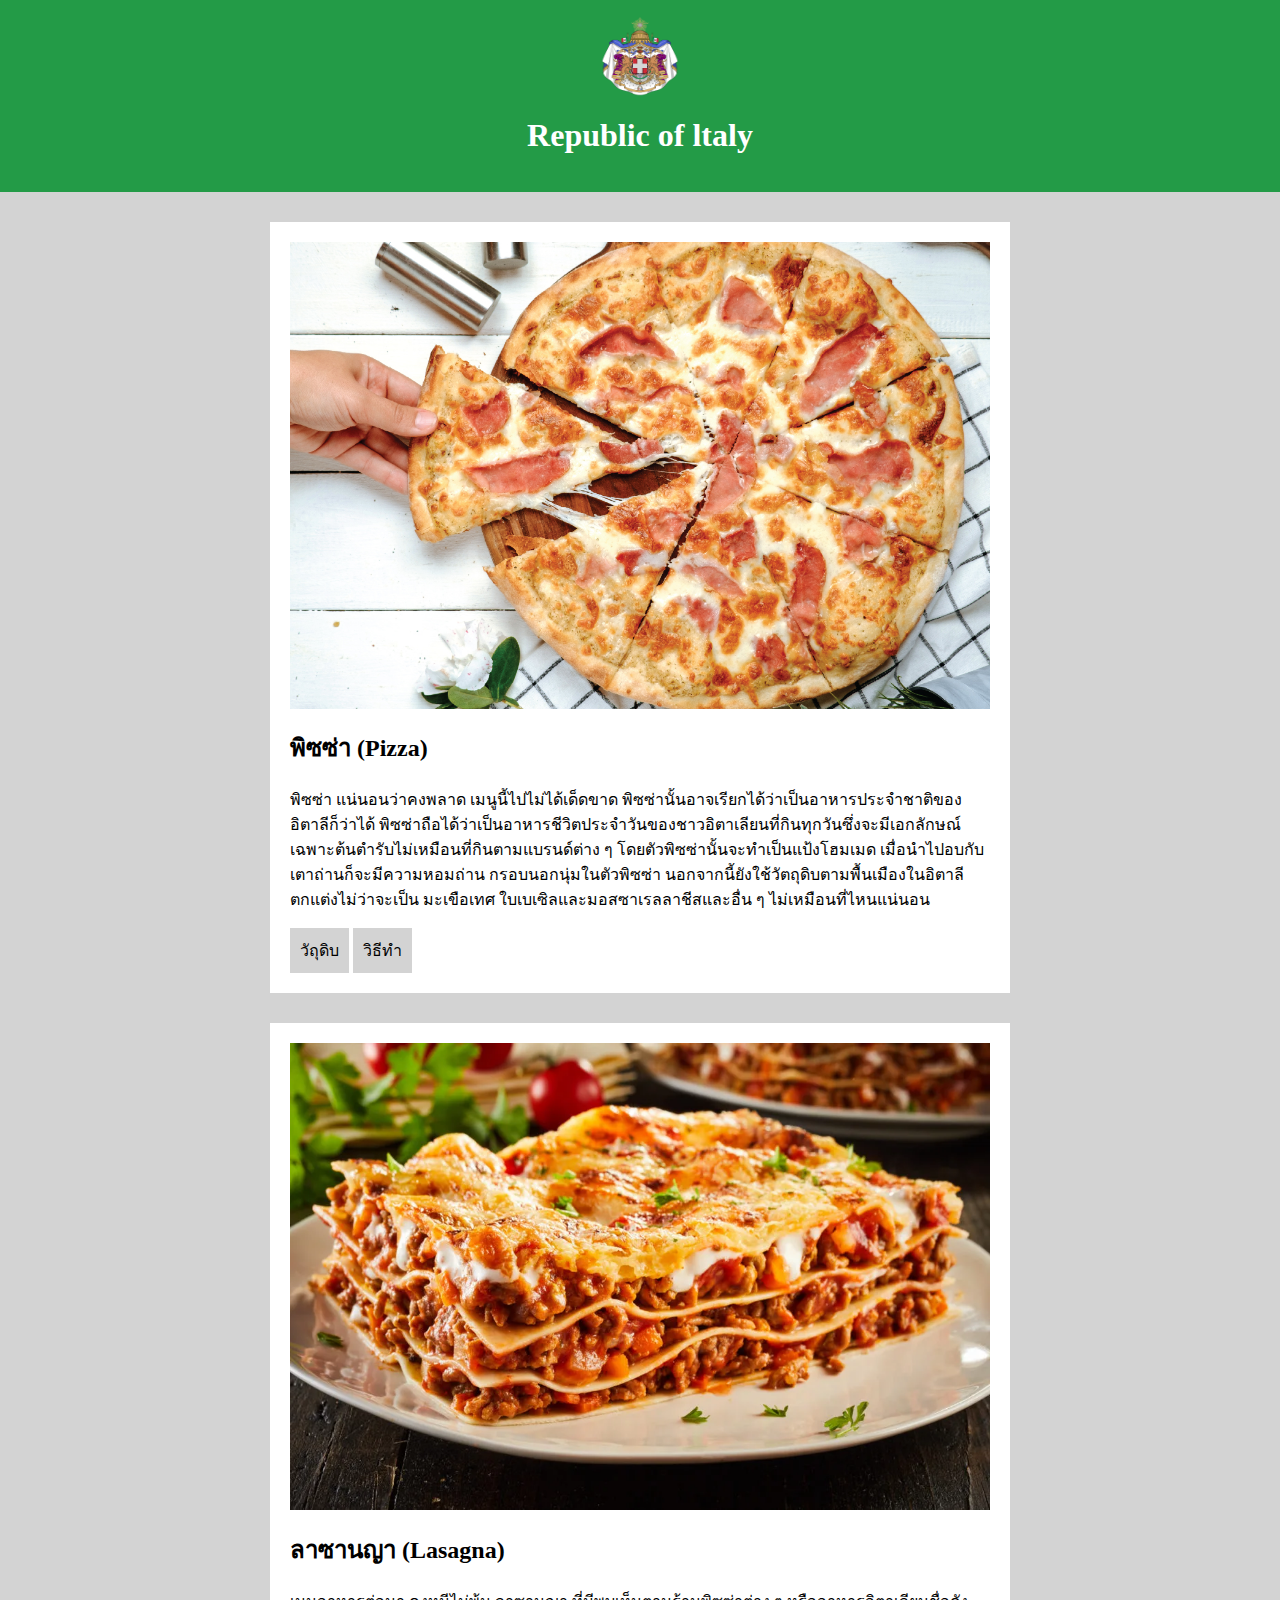
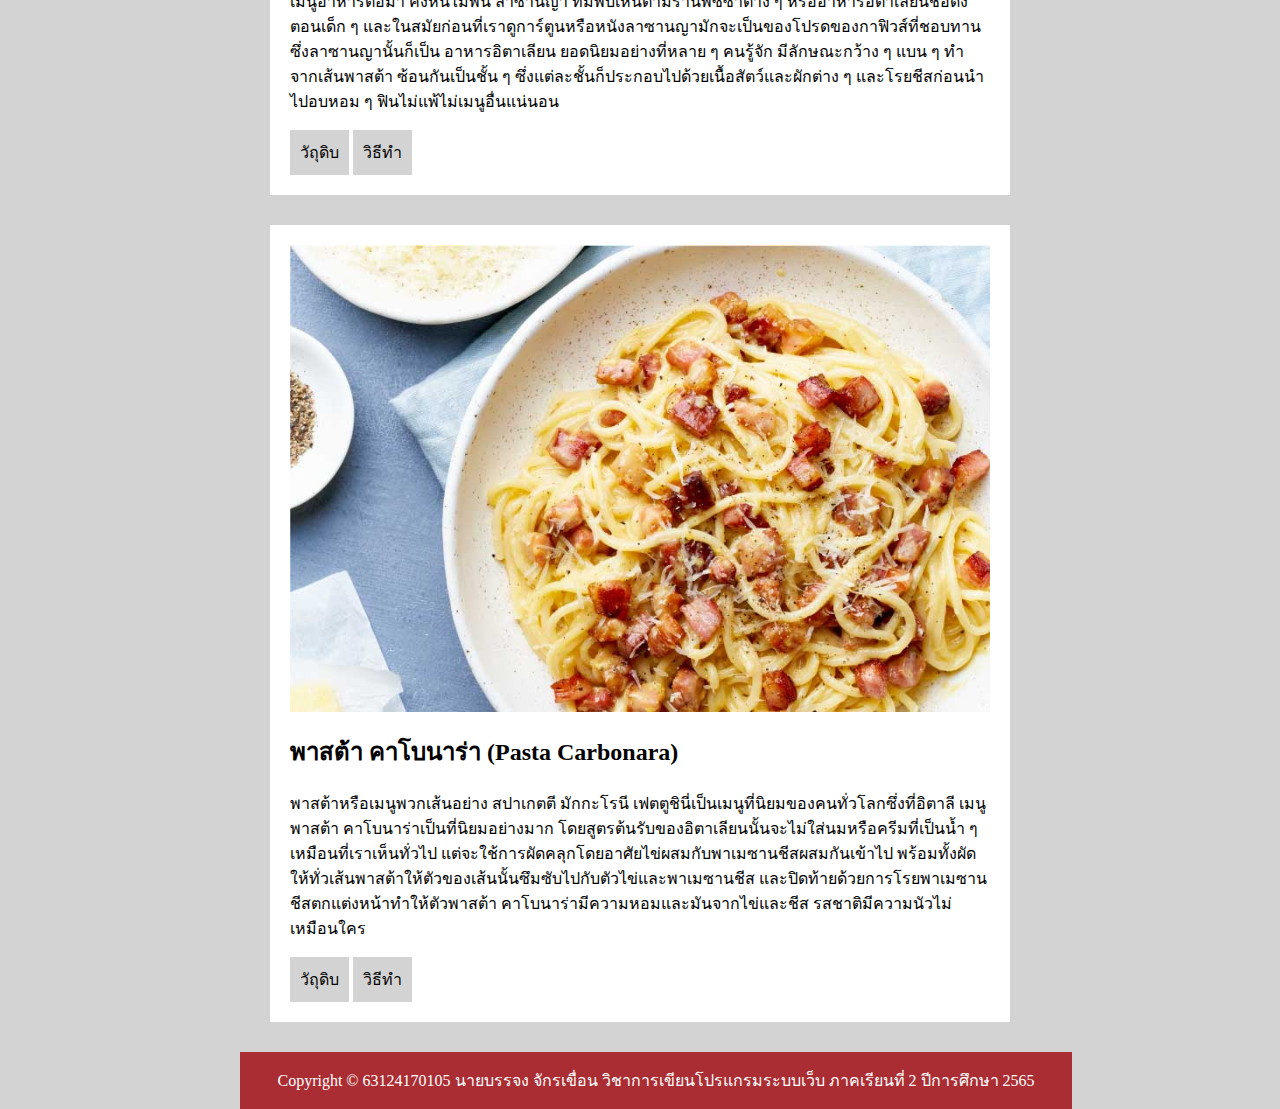
<file: index.html>
<html>
    <head>
        <link rel="stylesheet" href="style.css">
    </head>
    <body>
        
        <header>
            <img class="brand" src="brand.jpg">
            <h1>Republic of ltaly</h1> 
        </header>
        <div class="main-content">
            <div class="box">
                <img class="image" src="ltaly-1.jpg">
                <h2>พิซซ่า (Pizza)</h2>
                <p>พิซซ่า แน่นอนว่าคงพลาด เมนูนี้ไปไม่ได้เด็ดขาด พิซซ่านั้นอาจเรียกได้ว่าเป็นอาหารประจำชาติของอิตาลีก็ว่าได้ พิซซ่าถือได้ว่าเป็นอาหารชีวิตประจำวันของชาวอิตาเลียนที่กินทุกวันซึ่งจะมีเอกลักษณ์เฉพาะต้นตำรับไม่เหมือนที่กินตามแบรนด์ต่าง ๆ โดยตัวพิซซ่านั้นจะทำเป็นแป้งโฮมเมด เมื่อนำไปอบกับเตาถ่านก็จะมีความหอมถ่าน กรอบนอกนุ่มในตัวพิซซ่า นอกจากนี้ยังใช้วัตถุดิบตามพื้นเมืองในอิตาลี ตกแต่งไม่ว่าจะเป็น มะเขือเทศ ใบเบเซิลและมอสซาเรลลาชีสและอื่น ๆ ไม่เหมือนที่ไหนแน่นอน</p>
                <a class="button" href="raw.html">วัถุดิบ </a>
                <a class="button" href="method.html">วิธีทำ</a>
            </div>
            <div class="box">
                <img class="image" src="ltaly-2.jpg">
                <h2>ลาซานญา (Lasagna)</h2>
                <p>เมนูอาหารต่อมา คงหนีไม่พ้น ลาซานญา ที่มีพบเห็นตามร้านพิซซ่าต่าง ๆ หรืออาหารอิตาเลียนชื่อดัง ตอนเด็ก ๆ และในสมัยก่อนที่เราดูการ์ตูนหรือหนังลาซานญามักจะเป็นของโปรดของกาฟิวส์ที่ชอบทานซึ่งลาซานญานั้นก็เป็น อาหารอิตาเลียน ยอดนิยมอย่างที่หลาย ๆ คนรู้จัก มีลักษณะกว้าง ๆ แบน ๆ ทำจากเส้นพาสต้า ซ้อนกันเป็นชั้น ๆ ซึ่งแต่ละชั้นก็ประกอบไปด้วยเนื้อสัตว์และผักต่าง ๆ และโรยชีสก่อนนำไปอบหอม ๆ ฟินไม่แพ้ไม่เมนูอื่นแน่นอน</p>
                <a class="button" href="raw.html">วัถุดิบ </a>
                <a class="button" href="method.html">วิธีทำ</a>
            </div>
            <div class="box">
                <img class="image" src="ltaly-3.jpg">
                <h2>พาสต้า คาโบนาร่า (Pasta Carbonara)</h2>
                <p>พาสต้าหรือเมนูพวกเส้นอย่าง สปาเกตตี มักกะโรนี เฟตตูชินี่เป็นเมนูที่นิยมของคนทั่วโลกซึ่งที่อิตาลี เมนูพาสต้า คาโบนาร่าเป็นที่นิยมอย่างมาก โดยสูตรต้นรับของอิตาเลียนนั้นจะไม่ใส่นมหรือครีมที่เป็นน้ำ ๆ เหมือนที่เราเห็นทั่วไป แต่จะใช้การผัดคลุกโดยอาศัยไข่ผสมกับพาเมซานชีสผสมกันเข้าไป พร้อมทั้งผัดให้ทั่วเส้นพาสต้าให้ตัวของเส้นนั้นซึมซับไปกับตัวไข่และพาเมซานชีส และปิดท้ายด้วยการโรยพาเมซานชีสตกแต่งหน้าทำให้ตัวพาสต้า คาโบนาร่ามีความหอมและมันจากไข่และชีส รสชาติมีความนัวไม่เหมือนใคร </p>
                <a class="button" href="raw.html">วัถุดิบ </a>
                <a class="button" href="method.html">วิธีทำ</a>
            </div>
            <footer>Copyright &copy; 63124170105 นายบรรจง จักรเขื่อน วิชาการเขียนโปรแกรมระบบเว็บ ภาคเรียนที่ 2 ปีการศึกษา 2565</footer>
        </div>
    </body>
</html>
</file>
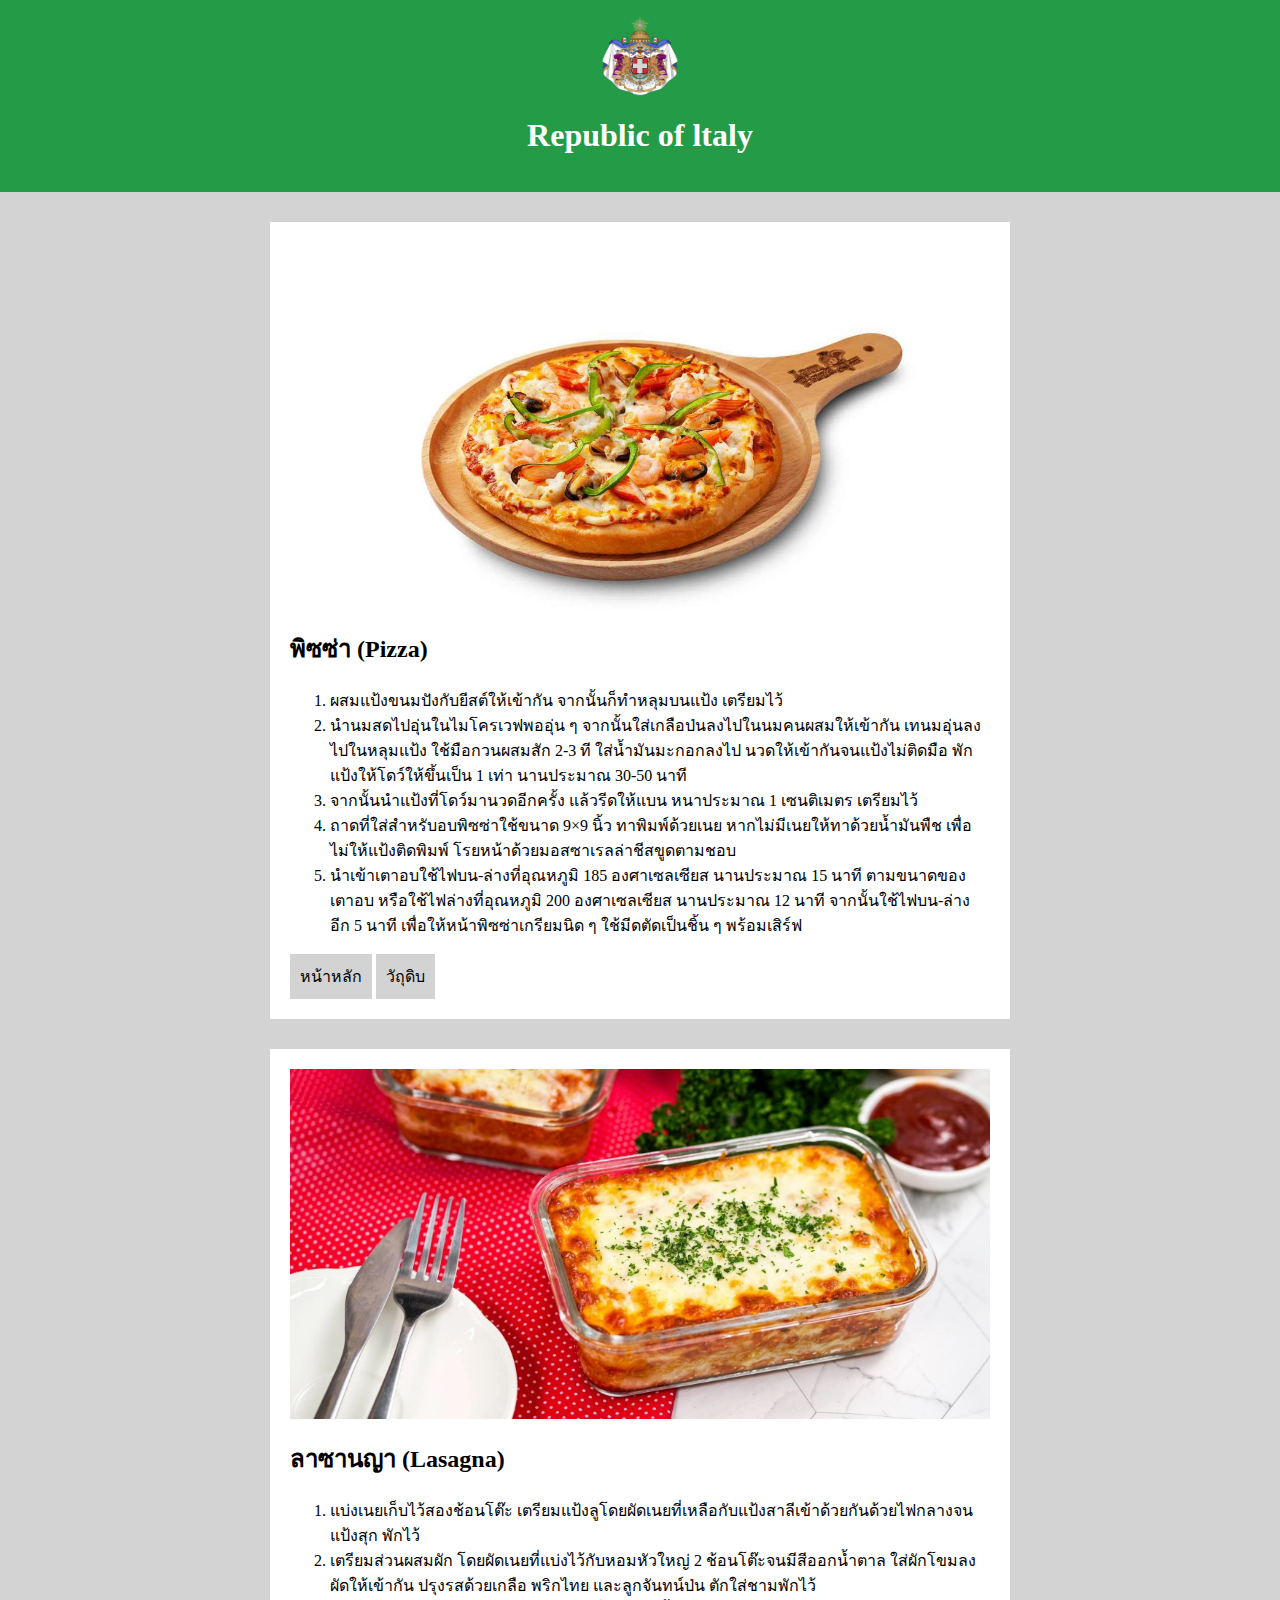
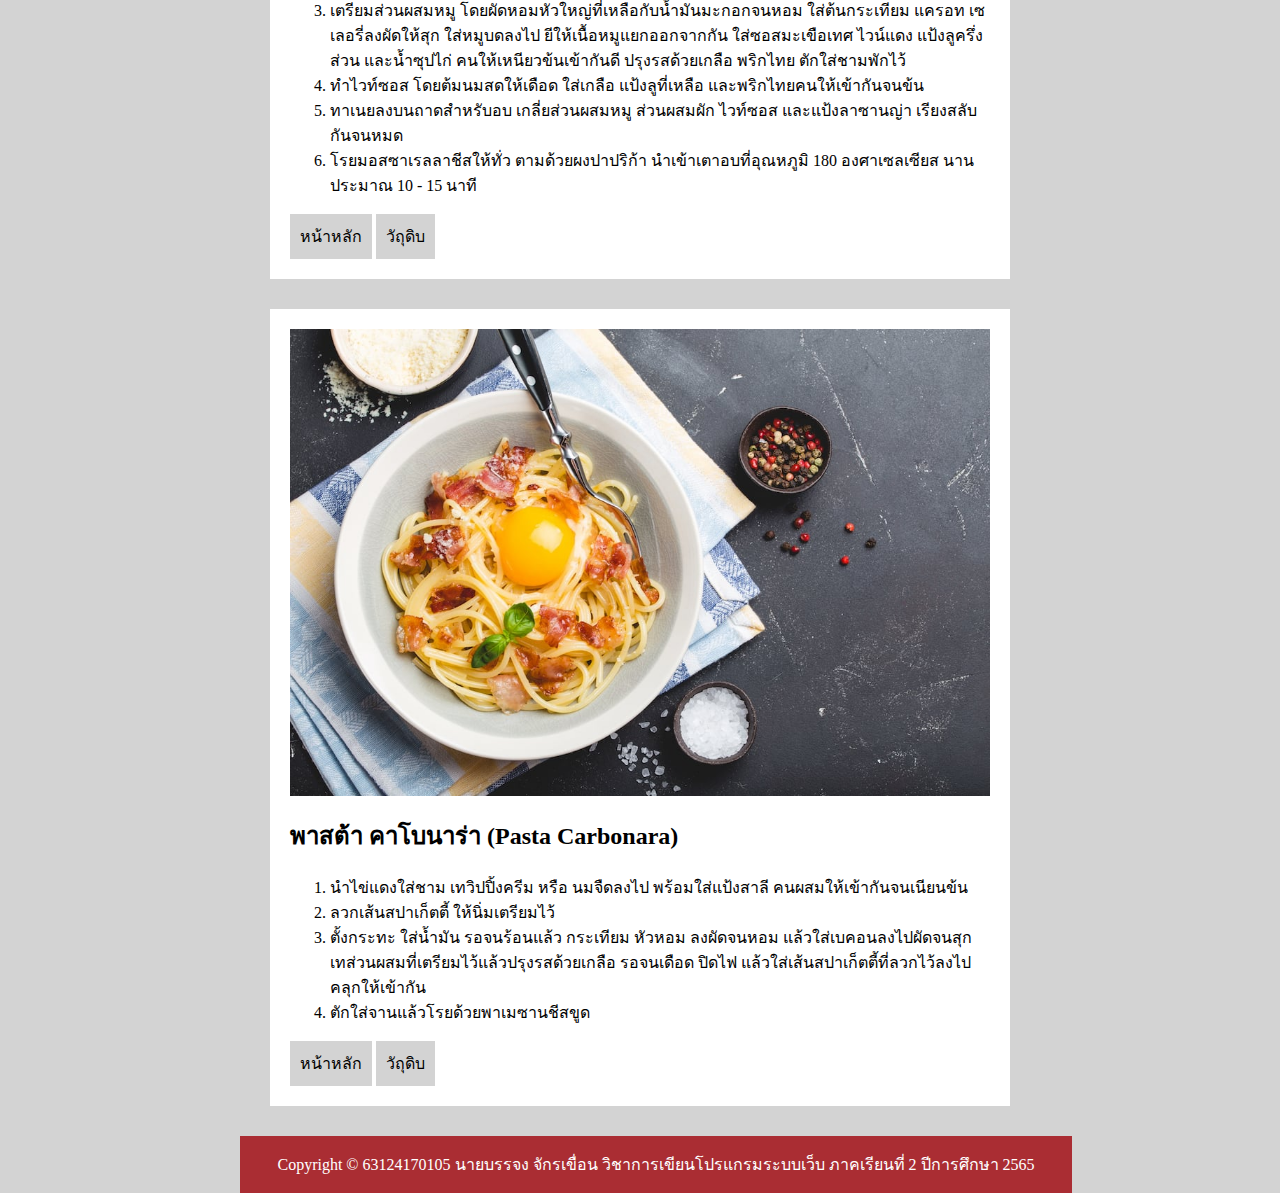
<file: method.html>
<html>
    <head>
        <link rel="stylesheet" href="style.css">
    </head>
    <body>
        
        <header>
            <img class="brand" src="brand.jpg">
            <h1>Republic of ltaly</h1> 
        </header>
        <div class="main-content">
            <div class="box">
                <img class="image" src="method-1.jpg">
                <h2>พิซซ่า (Pizza)</h2>
                <ol>
                    <li>ผสมแป้งขนมปังกับยีสต์ให้เข้ากัน จากนั้นก็ทำหลุมบนแป้ง เตรียมไว้</li>
                    <li>นำนมสดไปอุ่นในไมโครเวฟพออุ่น ๆ จากนั้นใส่เกลือป่นลงไปในนมคนผสมให้เข้ากัน เทนมอุ่นลงไปในหลุมแป้ง ใช้มือกวนผสมสัก 2-3 ที ใส่น้ำมันมะกอกลงไป นวดให้เข้ากันจนแป้งไม่ติดมือ พักแป้งให้โดว์ให้ขึ้นเป็น 1 เท่า นานประมาณ 30-50 นาที</li>
                    <li>จากนั้นนำแป้งที่โดว์มานวดอีกครั้ง แล้วรีดให้แบน หนาประมาณ 1 เซนติเมตร เตรียมไว้</li>
                    <li>ถาดที่ใส่สำหรับอบพิซซ่าใช้ขนาด 9×9 นิ้ว ทาพิมพ์ด้วยเนย หากไม่มีเนยให้ทาด้วยน้ำมันพืช เพื่อไม่ให้แป้งติดพิมพ์ โรยหน้าด้วยมอสซาเรลล่าชีสขูดตามชอบ</li>
                    <li>นำเข้าเตาอบใช้ไฟบน-ล่างที่อุณหภูมิ 185 องศาเซลเซียส นานประมาณ 15 นาที ตามขนาดของเตาอบ หรือใช้ไฟล่างที่อุณหภูมิ 200 องศาเซลเซียส นานประมาณ 12  นาที จากนั้นใช้ไฟบน-ล่างอีก 5 นาที เพื่อให้หน้าพิซซ่าเกรียมนิด ๆ ใช้มีดตัดเป็นชิ้น ๆ พร้อมเสิร์ฟ</li>
                </ol>
                <a class="button" href="index.html">หน้าหลัก</a>
                <a class="button" href="raw.html">วัถุดิบ </a>
            </div>
            <div class="box">
                <img class="image" src="method-2.jpg">
                <h2>ลาซานญา (Lasagna)</h2>
                <ol>
                    <li>แบ่งเนยเก็บไว้สองช้อนโต๊ะ เตรียมแป้งลูโดยผัดเนยที่เหลือกับแป้งสาลีเข้าด้วยกันด้วยไฟกลางจนแป้งสุก พักไว้</li>
                    <li>เตรียมส่วนผสมผัก โดยผัดเนยที่แบ่งไว้กับหอมหัวใหญ่ 2 ช้อนโต๊ะจนมีสีออกน้ำตาล ใส่ผักโขมลงผัดให้เข้ากัน ปรุงรสด้วยเกลือ พริกไทย และลูกจันทน์ป่น ตักใส่ชามพักไว้</li>
                    <li>เตรียมส่วนผสมหมู โดยผัดหอมหัวใหญ่ที่เหลือกับน้ำมันมะกอกจนหอม ใส่ต้นกระเทียม แครอท เซเลอรี่ลงผัดให้สุก ใส่หมูบดลงไป ยีให้เนื้อหมูแยกออกจากกัน ใส่ซอสมะเขือเทศ ไวน์แดง แป้งลูครึ่งส่วน และน้ำซุปไก่ คนให้เหนียวข้นเข้ากันดี ปรุงรสด้วยเกลือ พริกไทย ตักใส่ชามพักไว้</li>
                    <li>ทำไวท์ซอส โดยต้มนมสดให้เดือด ใส่เกลือ แป้งลูที่เหลือ และพริกไทยคนให้เข้ากันจนข้น</li>
                    <li>ทาเนยลงบนถาดสำหรับอบ เกลี่ยส่วนผสมหมู ส่วนผสมผัก ไวท์ซอส และแป้งลาซานญ่า เรียงสลับกันจนหมด</li>
                    <li>โรยมอสซาเรลลาชีสให้ทั่ว ตามด้วยผงปาปริก้า นำเข้าเตาอบที่อุณหภูมิ 180 องศาเซลเซียส นานประมาณ 10 - 15 นาที</li>
                </ol>
                <a class="button" href="index.html">หน้าหลัก</a>
                <a class="button" href="raw.html">วัถุดิบ </a>
            </div>
            <div class="box">
                <img class="image" src="method-3.jpg">
                <h2>พาสต้า คาโบนาร่า (Pasta Carbonara)</h2>
                <ol>
                    <li>นำไข่แดงใส่ชาม เทวิปปิ้งครีม หรือ นมจืดลงไป พร้อมใส่แป้งสาลี คนผสมให้เข้ากันจนเนียนข้น</li>
                    <li>ลวกเส้นสปาเก็ตตี้ ให้นิ่มเตรียมไว้</li>
                    <li>ตั้งกระทะ ใส่น้ำมัน รอจนร้อนแล้ว กระเทียม หัวหอม ลงผัดจนหอม แล้วใส่เบคอนลงไปผัดจนสุก เทส่วนผสมที่เตรียมไว้แล้วปรุงรสด้วยเกลือ รอจนเดือด ปิดไฟ แล้วใส่เส้นสปาเก็ตตี้ที่ลวกไว้ลงไปคลุกให้เข้ากัน</li>
                    <li>ตักใส่จานแล้วโรยด้วยพาเมซานชีสขูด</li>
                </ol>
                <a class="button" href="index.html">หน้าหลัก</a>
                <a class="button" href="raw.html">วัถุดิบ </a>
            </div>
            <footer>Copyright &copy; 63124170105 นายบรรจง จักรเขื่อน วิชาการเขียนโปรแกรมระบบเว็บ ภาคเรียนที่ 2 ปีการศึกษา 2565</footer>
        </div>
    </body>
</html>
</file>
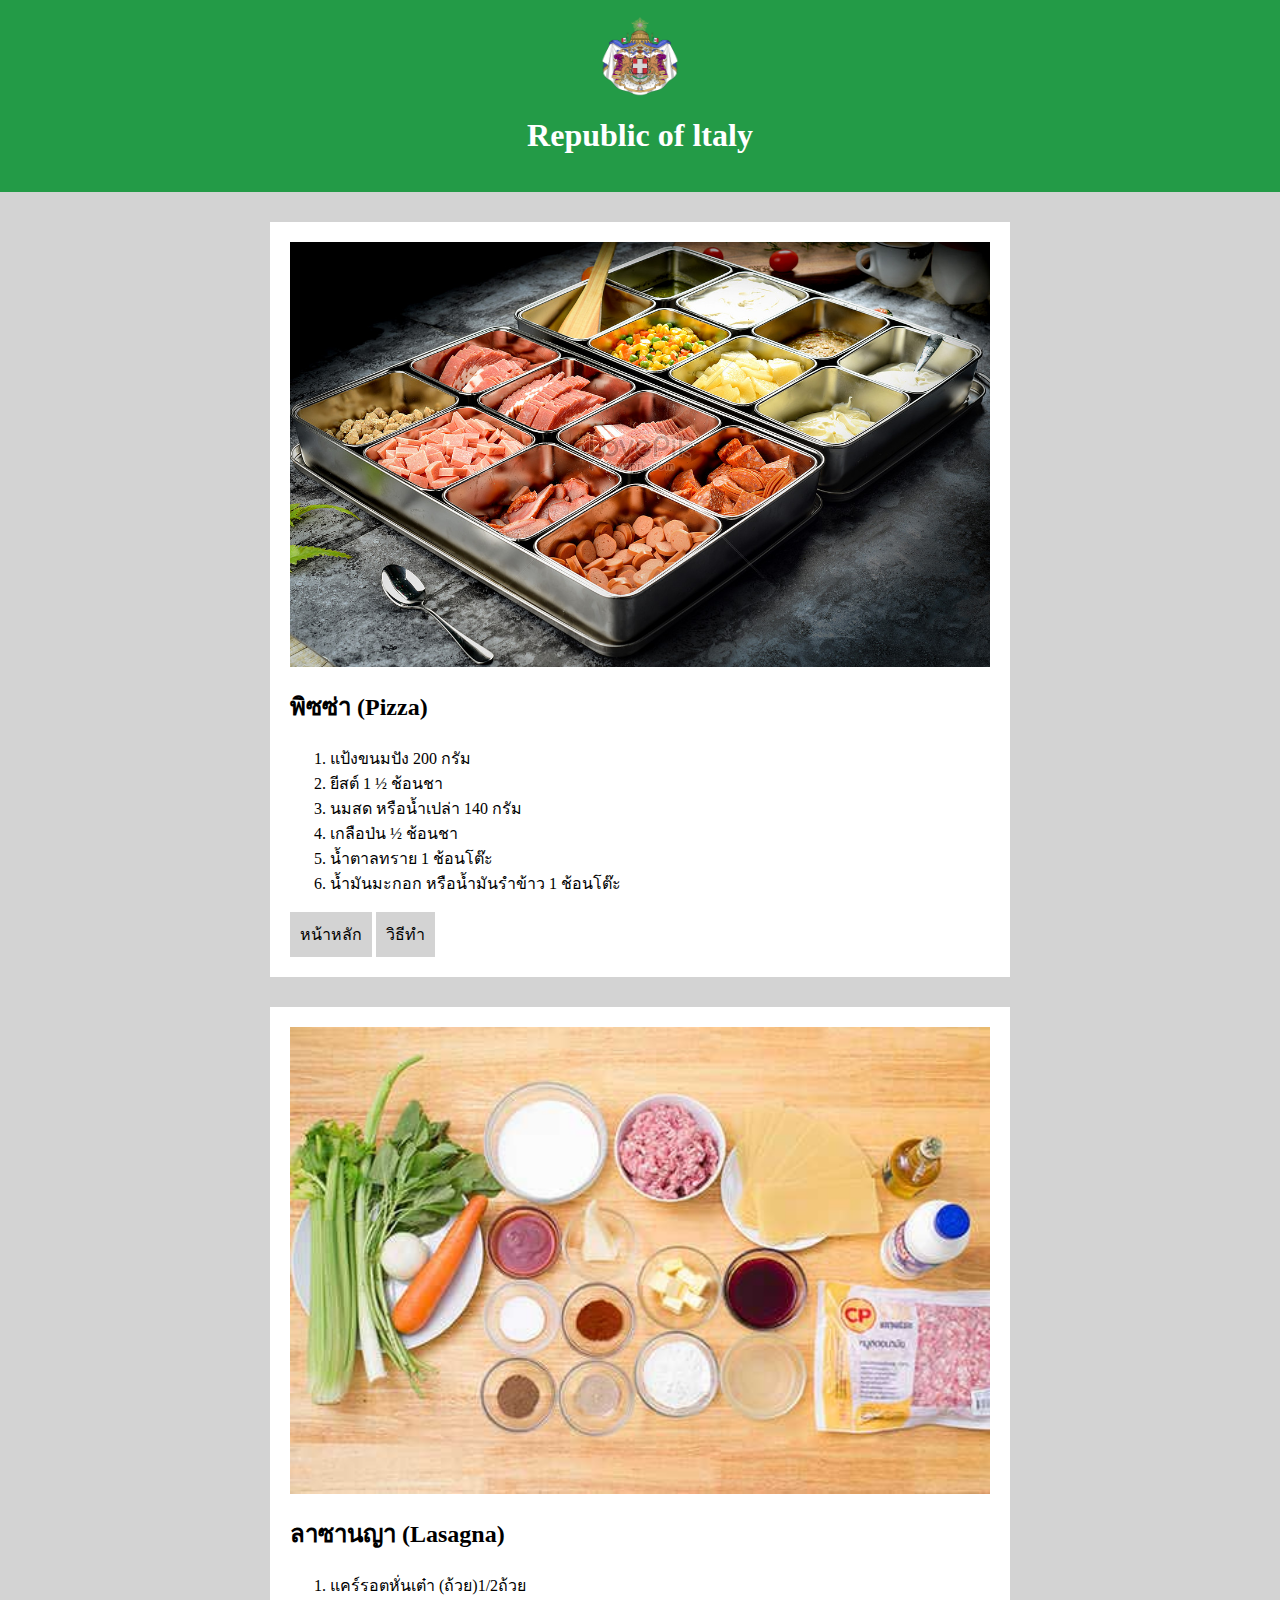
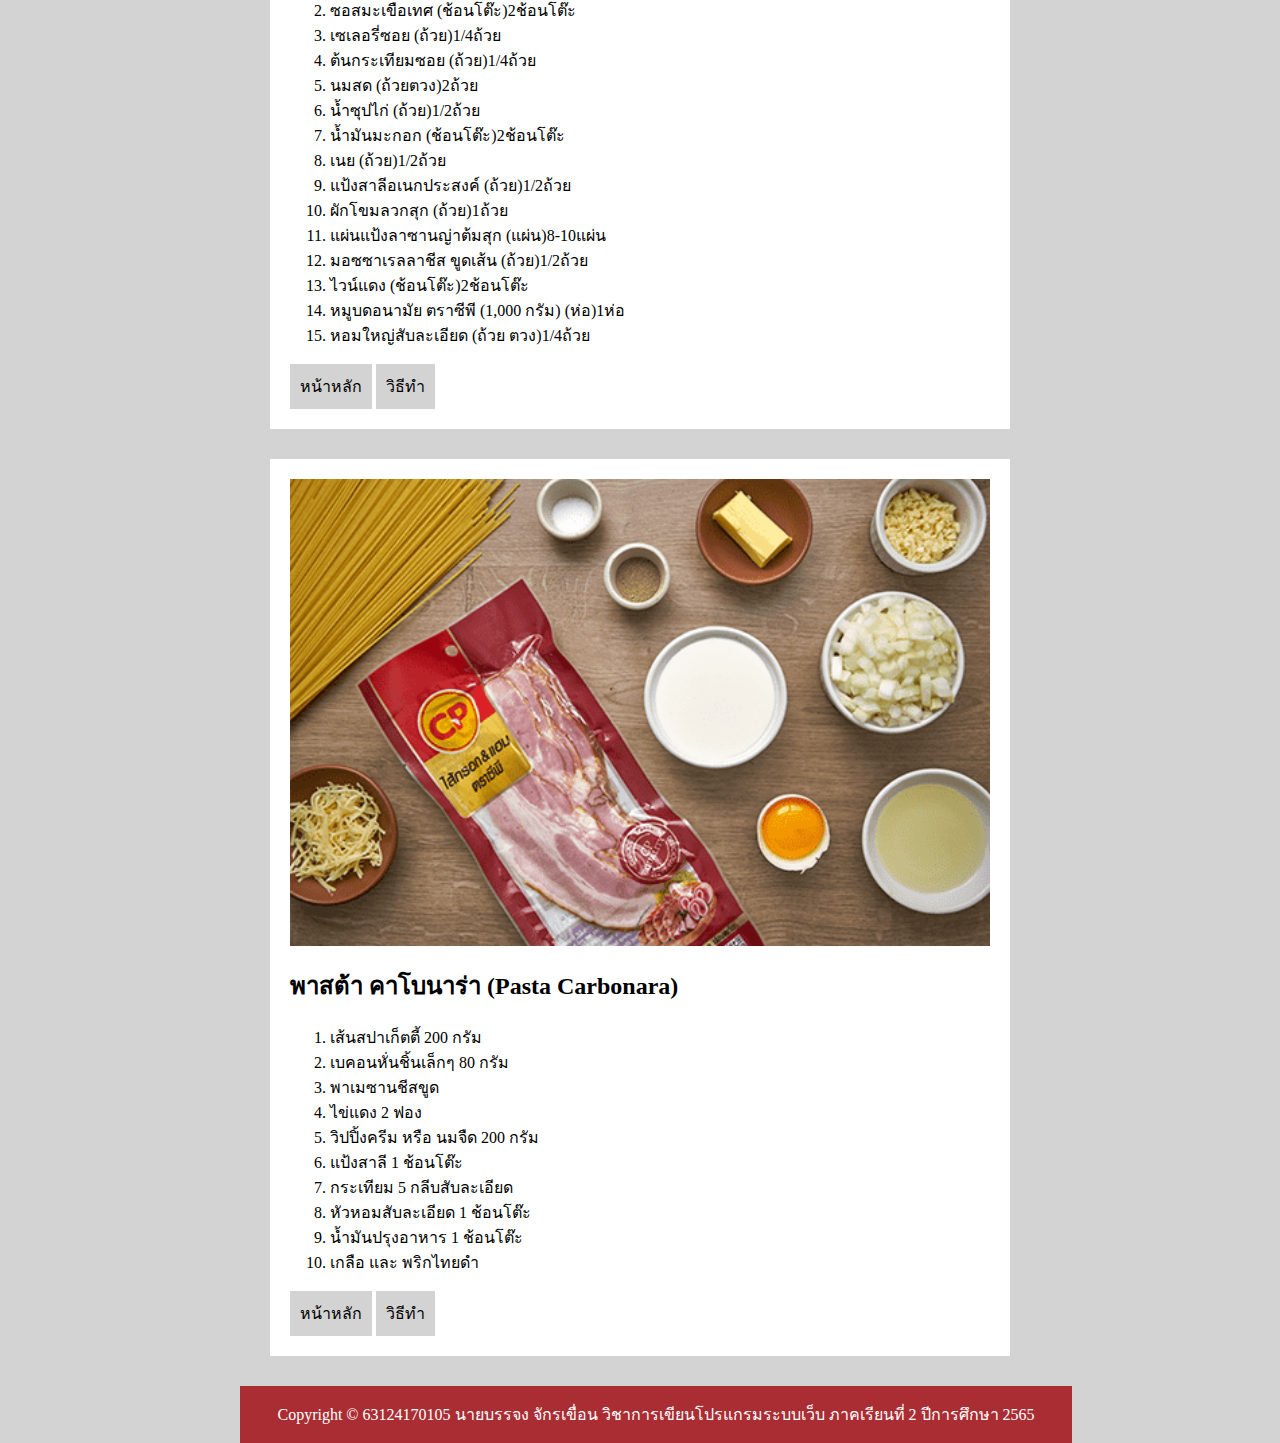
<file: raw.html>
<html>
    <head>
        <link rel="stylesheet" href="style.css">
    </head>
    <body>
        
        <header>
            <img class="brand" src="brand.jpg">
            <h1>Republic of ltaly</h1> 
        </header>
        <div class="main-content">
            <div class="box">
                <img class="image" src="raw-1.jpg">
                <h2>พิซซ่า (Pizza)</h2>
                <ol>
                    <li>แป้งขนมปัง 200 กรัม </li>
                    <li>ยีสต์ 1 ½ ช้อนชา</li>
                    <li>นมสด หรือน้ำเปล่า 140 กรัม</li>
                    <li>เกลือป่น ½ ช้อนชา</li>
                    <li>น้ำตาลทราย 1 ช้อนโต๊ะ</li>
                    <li>น้ำมันมะกอก หรือน้ำมันรำข้าว 1 ช้อนโต๊ะ</li>
                </ol>
                <a class="button" href="index.html">หน้าหลัก</a>
                <a class="button" href="method.html">วิธีทำ </a>
            </div>
            <div class="box">
                <img class="image" src="raw-2.jpg">
                <h2>ลาซานญา (Lasagna)</h2>
                <ol>
                    <li>แคร์รอตหั่นเต๋า (ถ้วย)1/2ถ้วย</li>
                    <li>ซอสมะเขือเทศ (ช้อนโต๊ะ)2ช้อนโต๊ะ</li>
                    <li>เซเลอรี่ซอย (ถ้วย)1/4ถ้วย</li>
                    <li>ต้นกระเทียมซอย (ถ้วย)1/4ถ้วย</li>
                    <li>นมสด (ถ้วยตวง)2ถ้วย</li>
                    <li>น้ำซุปไก่ (ถ้วย)1/2ถ้วย</li>
                    <li>น้ำมันมะกอก (ช้อนโต๊ะ)2ช้อนโต๊ะ</li>
                    <li>เนย (ถ้วย)1/2ถ้วย</li>
                    <li>แป้งสาลีอเนกประสงค์ (ถ้วย)1/2ถ้วย</li>
                    <li>ผักโขมลวกสุก (ถ้วย)1ถ้วย</li>
                    <li>แผ่นแป้งลาซานญ่าต้มสุก (แผ่น)8-10แผ่น</li>
                    <li>มอซซาเรลลาชีส ขูดเส้น (ถ้วย)1/2ถ้วย</li>
                    <li>ไวน์แดง (ช้อนโต๊ะ)2ช้อนโต๊ะ</li>
                    <li>หมูบดอนามัย ตราซีพี (1,000 กรัม) (ห่อ)1ห่อ</li>
                    <li>หอมใหญ่สับละเอียด (ถ้วย ตวง)1/4ถ้วย</li>
                </ol>
                <a class="button" href="index.html">หน้าหลัก</a>
                <a class="button" href="method.html">วิธีทำ </a>
            </div>
            <div class="box">
                <img class="image" src="raw-3.jpg">
                <h2>พาสต้า คาโบนาร่า (Pasta Carbonara)</h2>
                <ol>
                    <li>เส้นสปาเก็ตตี้ 200 กรัม</li>
                    <li>เบคอนหั่นชิ้นเล็กๆ 80 กรัม</li>
                    <li>พาเมซานชีสขูด </li>
                    <li>ไข่แดง 2 ฟอง</li>
                    <li>วิปปิ้งครีม หรือ นมจืด 200 กรัม</li>
                    <li>แป้งสาลี 1 ช้อนโต๊ะ</li>
                    <li>กระเทียม 5 กลีบสับละเอียด</li>
                    <li>หัวหอมสับละเอียด 1 ช้อนโต๊ะ</li>
                    <li>น้ำมันปรุงอาหาร 1 ช้อนโต๊ะ</li>
                    <li>เกลือ และ พริกไทยดำ</li>
                </ol>
                <a class="button" href="index.html">หน้าหลัก</a>
                <a class="button" href="method.html">วิธีทำ </a>
            </div>
            <footer>Copyright &copy; 63124170105 นายบรรจง จักรเขื่อน วิชาการเขียนโปรแกรมระบบเว็บ ภาคเรียนที่ 2 ปีการศึกษา 2565</footer>
        </div>
    </body>
</html>
</file>
<file: style.css>
html,body{
    background-color:lightgray;
    margin: 0;
    padding: 0;
}
header{
    padding: 1em;
    color: white;
    background-color: rgb(35, 155, 71);
    clear: left;
    text-align: center;
}
.brand{
    width: 80px;
    height: 80px;
}
footer{
    padding: 1em;
    color: white;
    background-color: rgb(170, 45, 51);
    clear: left;
    text-align: center;
    width: 100%;

}
.main-content{
    max-width: 800px;
    margin: auto;
}
.box{
    background-color:white;
    padding: 20px;
    margin: 30px;
    
}
.image{
    width: 100%;
}
.button{
    color: #000;
    background-color: lightgrey;
    padding: 10px;
    text-decoration: none;
    display: inline-block;
}
</file>
